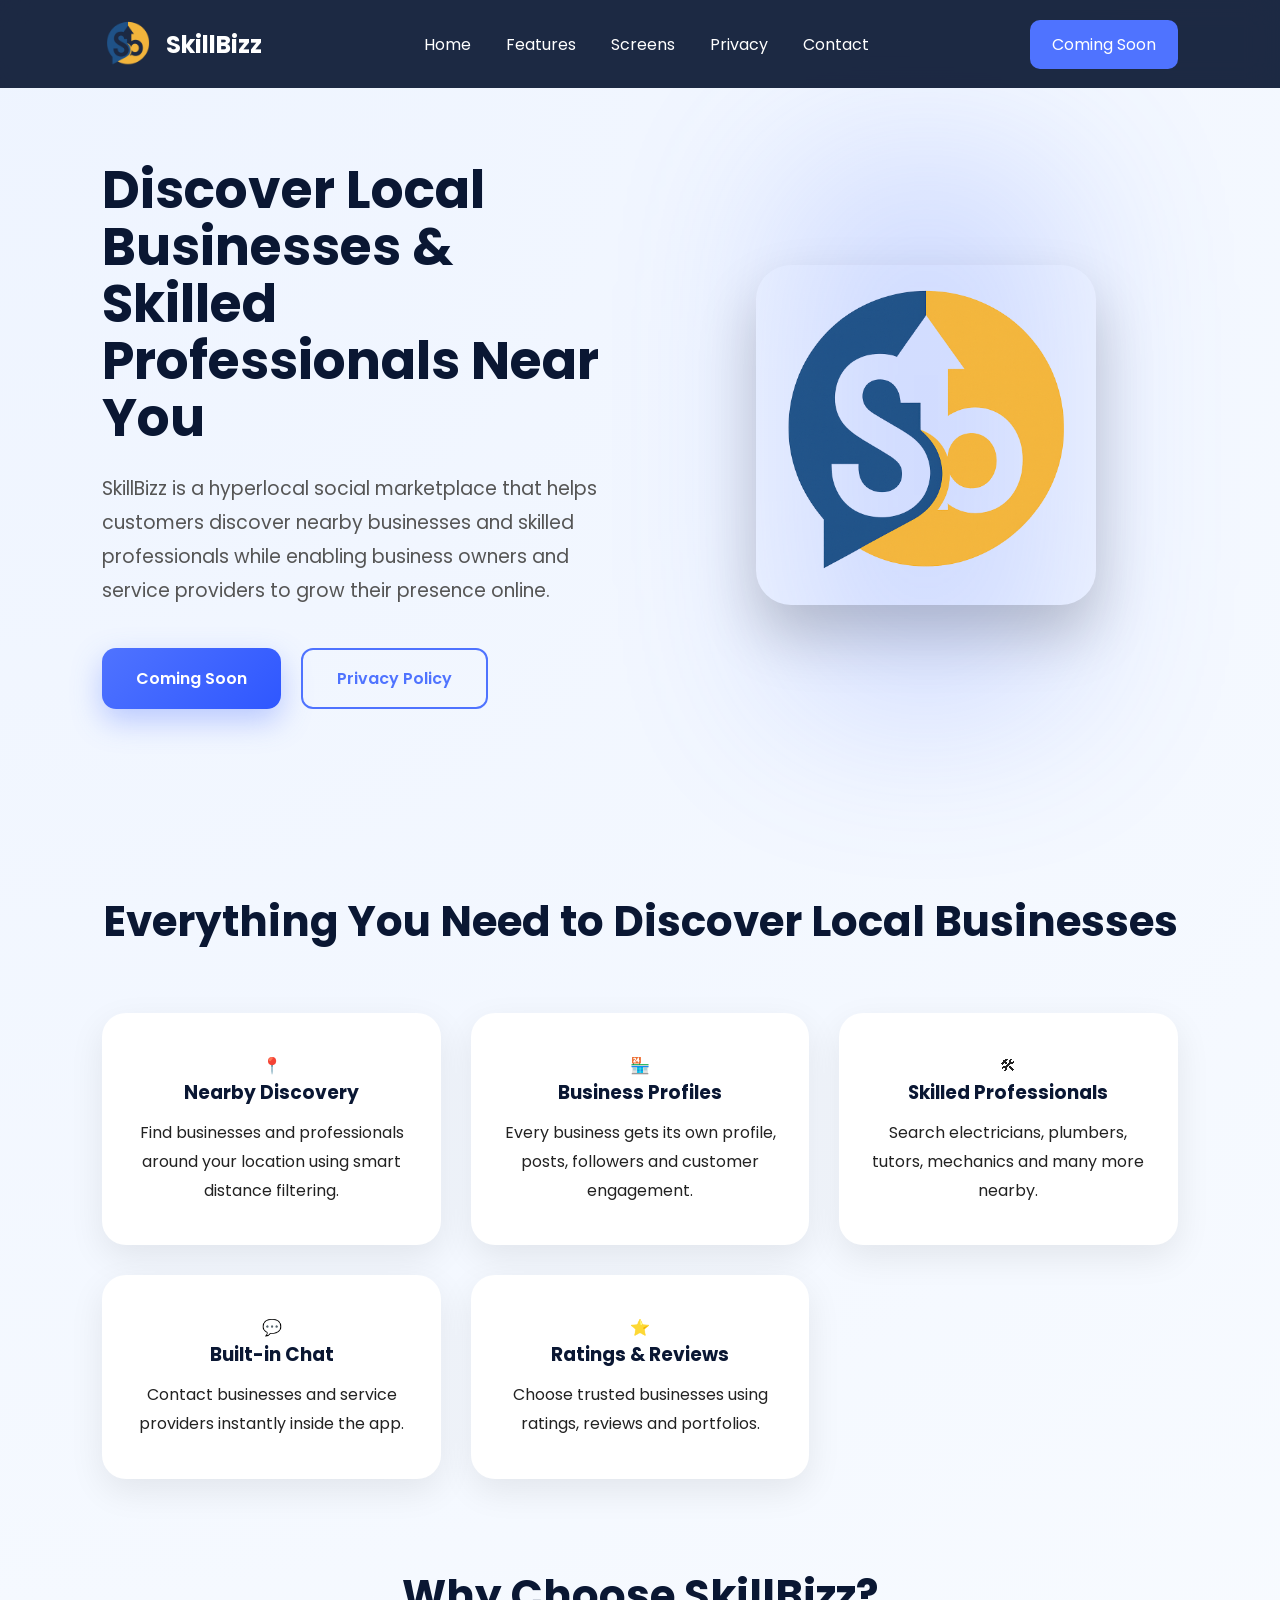
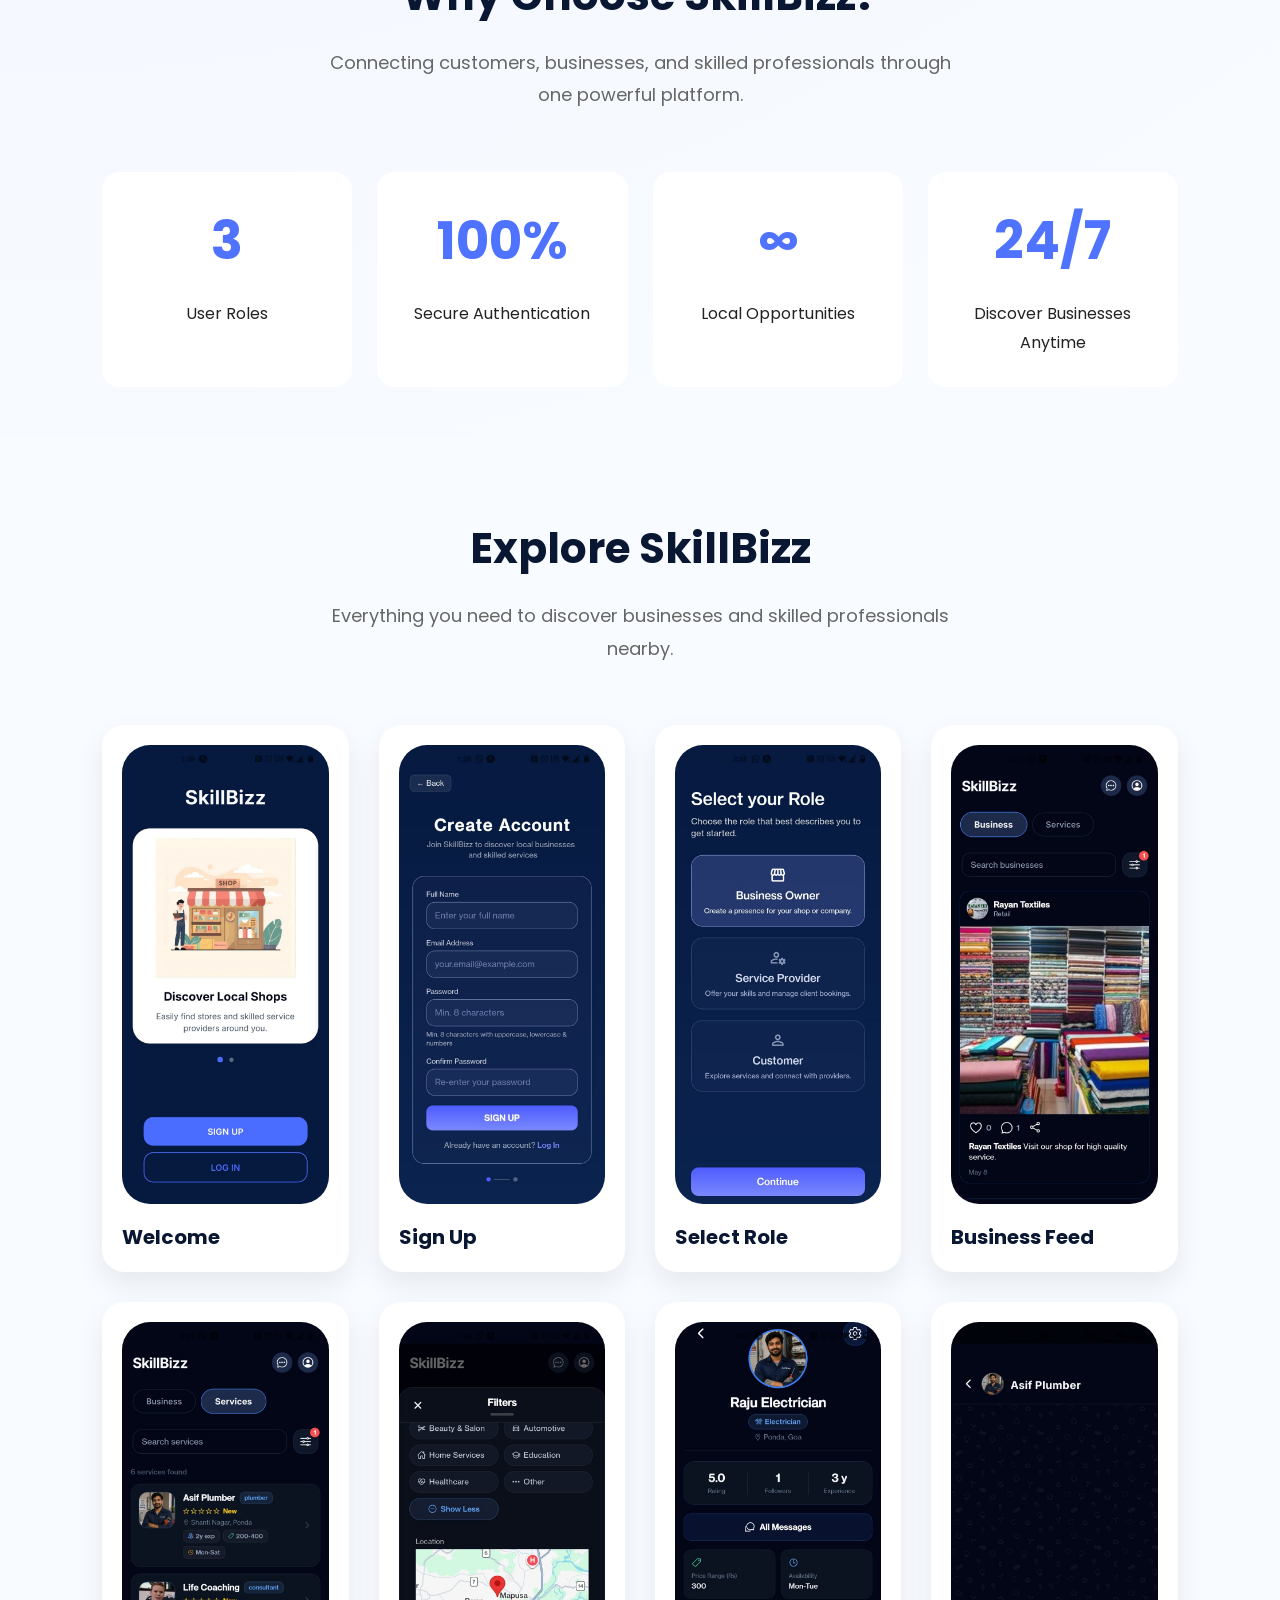
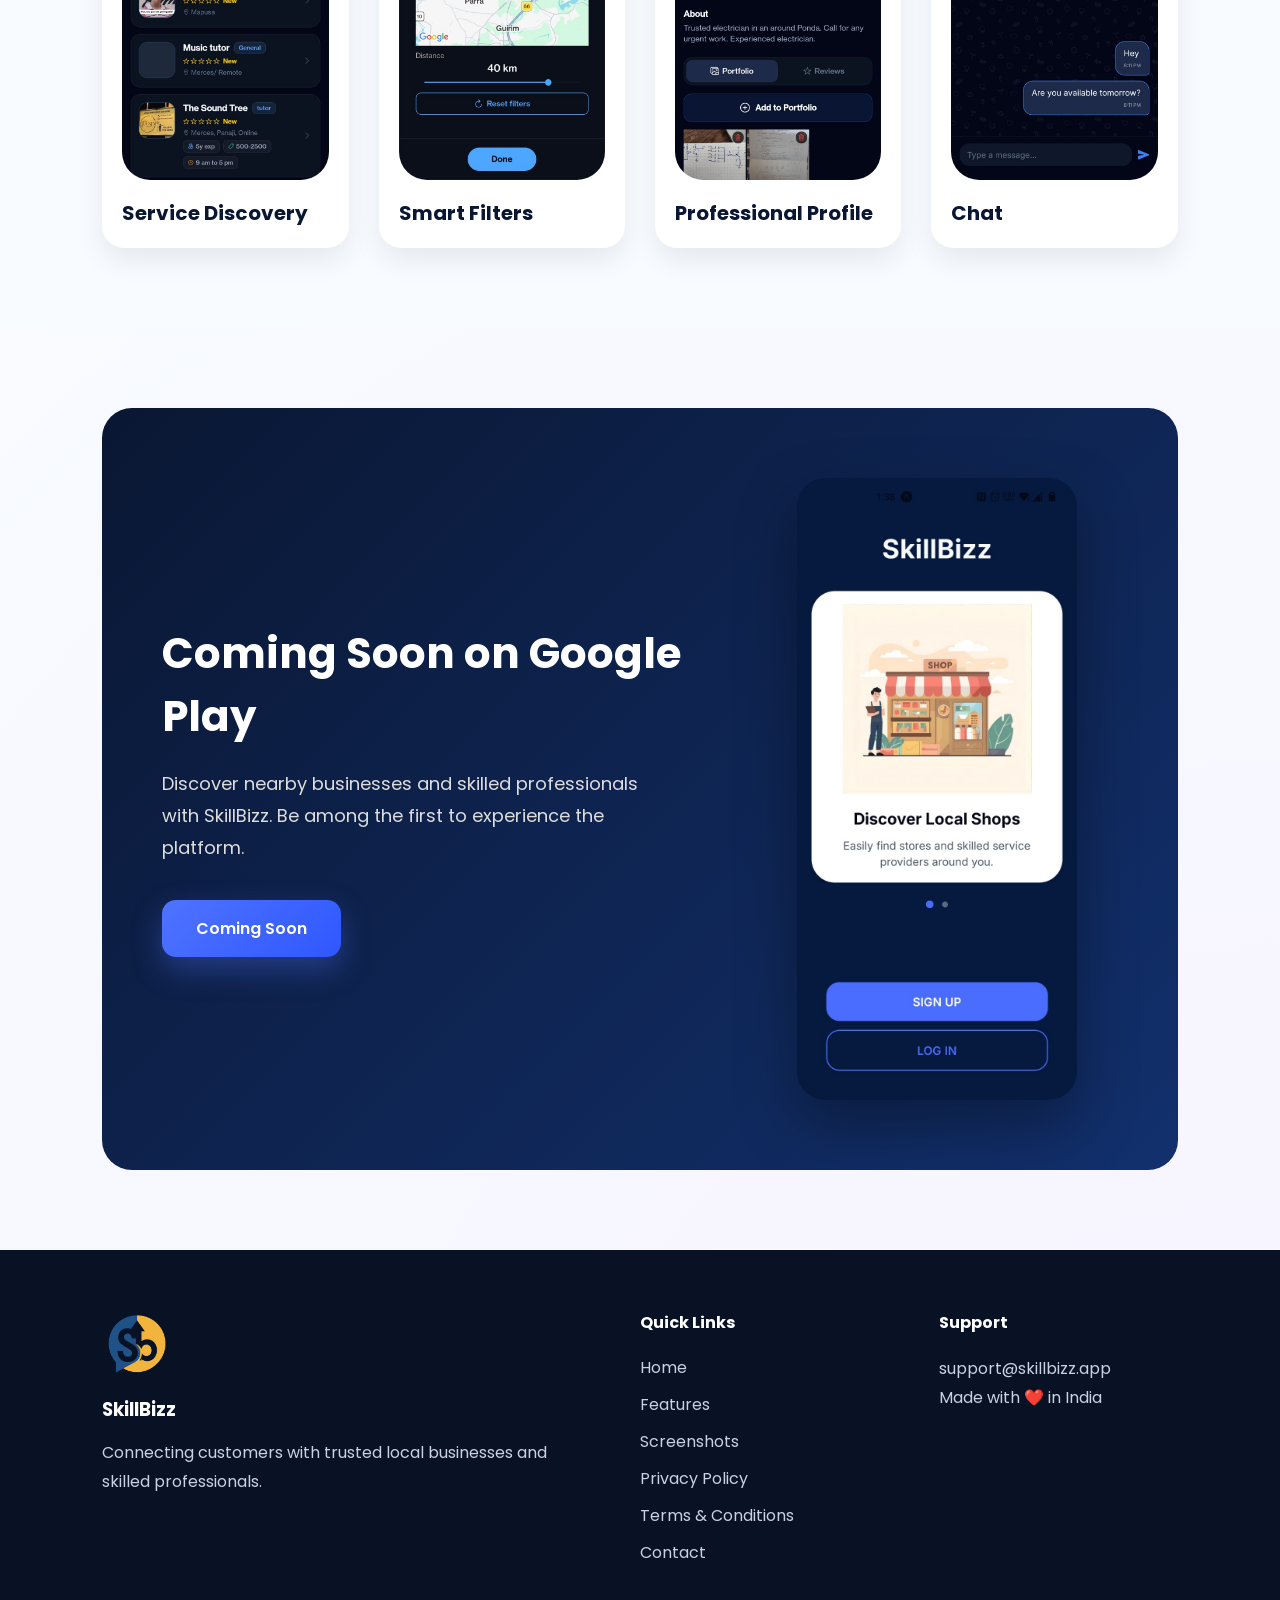
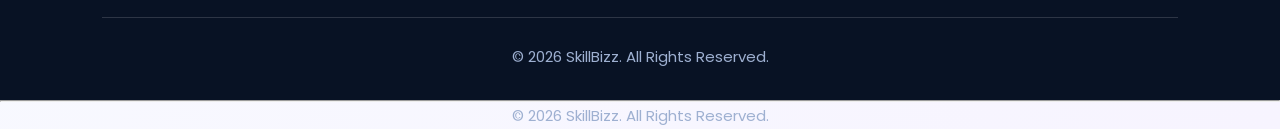
<file: index.html>
<!DOCTYPE html>
<html lang="en">

<head>

<meta charset="UTF-8">

<meta
name="viewport"
content="width=device-width, initial-scale=1.0">

<title>SkillBizz | Discover Local Businesses & Skilled Professionals</title>

<meta
name="description"
content="SkillBizz connects customers with trusted local businesses and skilled professionals nearby.">

<meta
name="keywords"
content="SkillBizz, Local Businesses, Plumbers, Electricians, Shops, Marketplace">

<meta name="theme-color" content="#0A1733">

<link rel="icon" href="images/favicon.png">

<link rel="stylesheet" href="css/style.css">

<link rel="manifest" href="manifest.json">

<meta property="og:title"
content="SkillBizz">

<meta property="og:description"
content="Discover nearby businesses and skilled professionals.">

<meta property="og:image"
content="images/hero.png">

<meta property="og:url"
content="https://skillbizz.app">

<meta property="og:type"
content="website">

<meta property="twitter:card"
content="summary_large_image">

<meta property="twitter:title"
content="SkillBizz">

<meta property="twitter:description"
content="Discover nearby businesses and skilled professionals.">

<meta property="twitter:image"
content="images/hero.png">

</head>

<body>

<nav>

<div class="logo">

<img src="images/logo.png">

<span>SkillBizz</span>

</div>

<ul>

<li><a href="#home">Home</a></li>

<li><a href="#features">Features</a></li>

<li><a href="#screens">Screens</a></li>

<li><a href="privacy.html">Privacy</a></li>

<li><a href="contact.html">Contact</a></li>

</ul>

<a class="download-btn" href="#download">

Coming Soon

</a>

</nav>

<section
class="hero"
id="home">

<div class="hero-text">

<h1>

Discover Local Businesses &
Skilled Professionals Near You

</h1>

<p>

SkillBizz is a hyperlocal social marketplace that helps customers discover nearby businesses and skilled professionals while enabling business owners and service providers to grow their presence online.

</p>

<div class="hero-buttons">

<a href="#download" class="primary">

Coming Soon

</a>

<a href="privacy.html" class="secondary">

Privacy Policy

</a>

</div>

</div>

<div class="hero-image">

    <div class="phone-shadow"></div>

    <img
        src="images/favicon.png"
        class="floating-phone"
        alt="SkillBizz App">

</div>

</section>


<section id="features">

<h2>Everything You Need to Discover Local Businesses</h2>

<div class="feature-grid">

<div class="feature-card">
<div class="feature-icon">📍</div>
<h3>Nearby Discovery</h3>
<p>Find businesses and professionals around your location using smart distance filtering.</p>
</div>

<div class="feature-card">
<div class="feature-icon">🏪</div>
<h3>Business Profiles</h3>
<p>Every business gets its own profile, posts, followers and customer engagement.</p>
</div>

<div class="feature-card">
<div class="feature-icon">🛠</div>
<h3>Skilled Professionals</h3>
<p>Search electricians, plumbers, tutors, mechanics and many more nearby.</p>
</div>

<div class="feature-card">
<div class="feature-icon">💬</div>
<h3>Built-in Chat</h3>
<p>Contact businesses and service providers instantly inside the app.</p>
</div>

<div class="feature-card">
<div class="feature-icon">⭐</div>
<h3>Ratings & Reviews</h3>
<p>Choose trusted businesses using ratings, reviews and portfolios.</p>
</div>

</div>

</section>

<section class="stats-section">

<h2>Why Choose SkillBizz?</h2>

<p class="section-subtitle">
Connecting customers, businesses, and skilled professionals through one powerful platform.
</p>

<div class="stats">

<div class="stat">

<h2>3</h2>

<p>User Roles</p>

</div>

<div class="stat">

<h2>100%</h2>

<p>Secure Authentication</p>

</div>

<div class="stat">

<h2>∞</h2>

<p>Local Opportunities</p>

</div>

<div class="stat">

<h2>24/7</h2>

<p>Discover Businesses Anytime</p>

</div>
</div>

</section>


<section id="screens" class="screens">

<h2>Explore SkillBizz</h2>

<p class="section-subtitle">
Everything you need to discover businesses and skilled professionals nearby.
</p>

<div class="screen-gallery">

<div class="phone-card">
<img src="images/hero.png" alt="">
<h4>Welcome</h4>
</div>

<div class="phone-card">
<img src="images/signup.png" alt="">
<h4>Sign Up</h4>
</div>

<div class="phone-card">
<img src="images/role.png" alt="">
<h4>Select Role</h4>
</div>

<div class="phone-card">
<img src="images/business-feed.png" alt="">
<h4>Business Feed</h4>
</div>

<div class="phone-card">
<img src="images/services.png" alt="">
<h4>Service Discovery</h4>
</div>

<div class="phone-card">
<img src="images/filters.png" alt="">
<h4>Smart Filters</h4>
</div>

<div class="phone-card">
<img src="images/profile.png" alt="">
<h4>Professional Profile</h4>
</div>

<div class="phone-card">
<img src="images/chat.png" alt="">
<h4>Chat</h4>
</div>

</div>

</section>

<section id="download">

<div class="download-content">

<div class="download-text">

<h2>Coming Soon on Google Play</h2>

<p>
Discover nearby businesses and skilled professionals with SkillBizz.
Be among the first to experience the platform.
</p>

<a href="#" class="primary">
Coming Soon
</a>

</div>

<div class="download-image">

<img src="images/hero.png" alt="SkillBizz App">

</div>

</div>

</section>

<footer>

<div class="footer-grid">

<div>

<img src="images/logo.png" alt="SkillBizz Logo">

<h3>SkillBizz</h3>

<p>
Connecting customers with trusted local businesses and skilled professionals.
</p>

</div>

<div>

<h4>Quick Links</h4>

<a href="#home">Home</a>

<a href="#features">Features</a>

<a href="#screens">Screenshots</a>

<a href="privacy.html">Privacy Policy</a>

<a href="terms.html">Terms & Conditions</a>

<a href="contact.html">Contact</a>

</div>

<div>

<h4>Support</h4>

<p>support@skillbizz.app</p>

<p>Made with ❤️ in India</p>

</div>

</div>

<hr>

<p class="copyright">

© <span class="year"></span> SkillBizz. All Rights Reserved.

</p>

</footer>

<hr>

<p class="copyright">
© <span class="year"></span> SkillBizz. All Rights Reserved.
</p>

<script src="js/script.js"></script>

</body>

</html>
</file>
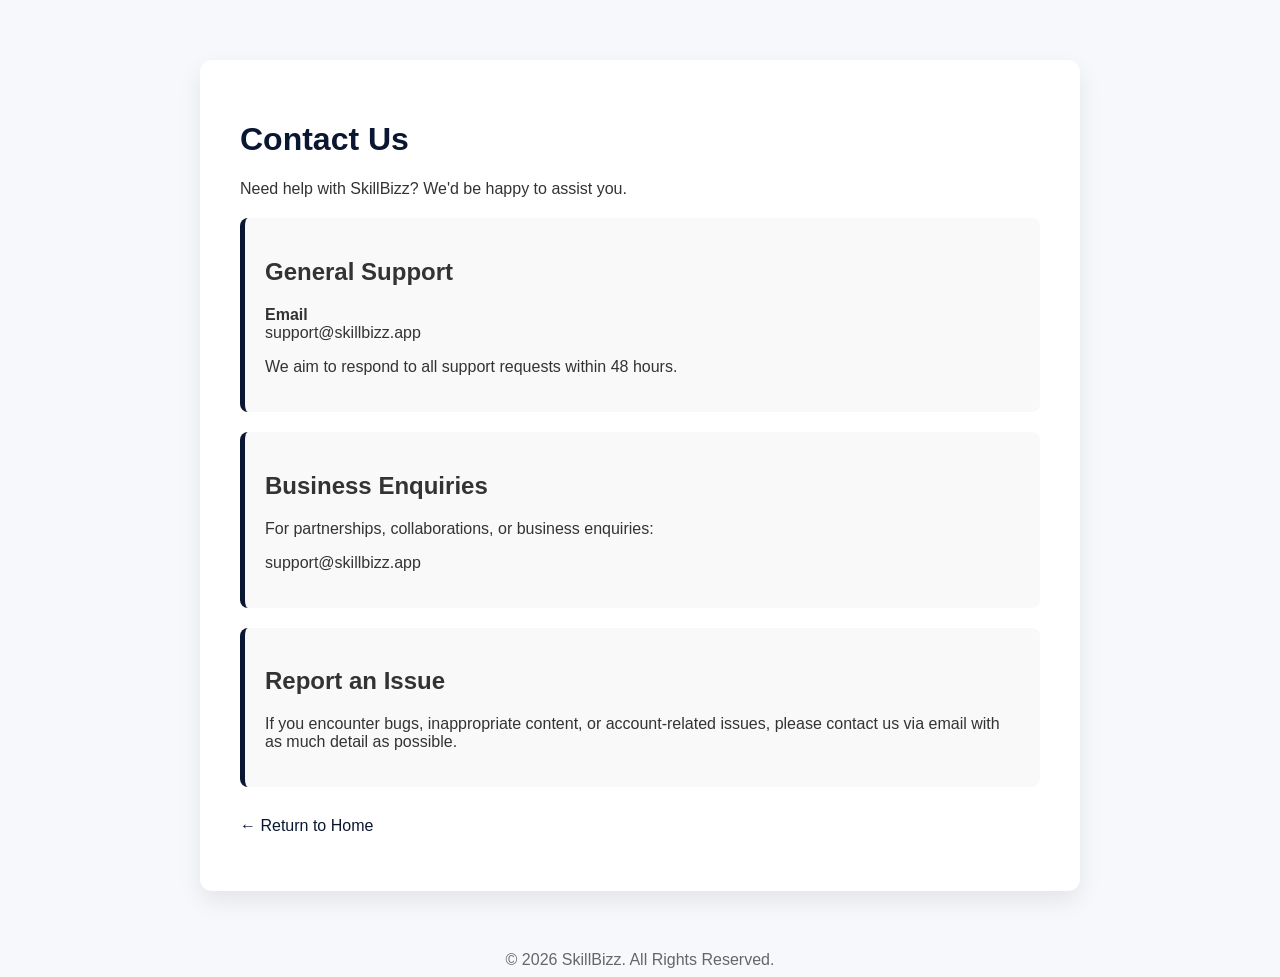
<file: contact.html>
<!DOCTYPE html>
<html lang="en">

<head>

<meta charset="UTF-8">
<meta name="viewport" content="width=device-width, initial-scale=1.0">

<title>Contact - SkillBizz</title>

<style>

body{
    font-family:Arial,Helvetica,sans-serif;
    background:#f6f8fb;
    color:#333;
}

.container{

    max-width:800px;
    margin:60px auto;
    background:white;
    padding:40px;
    border-radius:12px;
    box-shadow:0 10px 25px rgba(0,0,0,.08);

}

h1{
    color:#0A1733;
}

.card{

    background:#f9f9f9;
    border-left:5px solid #0A1733;
    padding:20px;
    margin-top:20px;
    border-radius:8px;

}

a{

    color:#0A1733;
    text-decoration:none;

}

footer{

    margin-top:50px;
    text-align:center;
    color:#666;

}

</style>

</head>

<body>

<div class="container">

<h1>Contact Us</h1>

<p>
Need help with SkillBizz? We'd be happy to assist you.
</p>

<div class="card">

<h2>General Support</h2>

<p>
<strong>Email</strong><br>
support@skillbizz.app
</p>

<p>
We aim to respond to all support requests within 48 hours.
</p>

</div>

<div class="card">

<h2>Business Enquiries</h2>

<p>
For partnerships, collaborations, or business enquiries:
</p>

<p>
support@skillbizz.app
</p>

</div>

<div class="card">

<h2>Report an Issue</h2>

<p>
If you encounter bugs, inappropriate content, or account-related issues, please contact us via email with as much detail as possible.
</p>

</div>

<p style="margin-top:30px;">

<a href="index.html">
← Return to Home
</a>

</p>

</div>

<footer>

© 2026 SkillBizz. All Rights Reserved.

</footer>

</body>

</html>
</file>
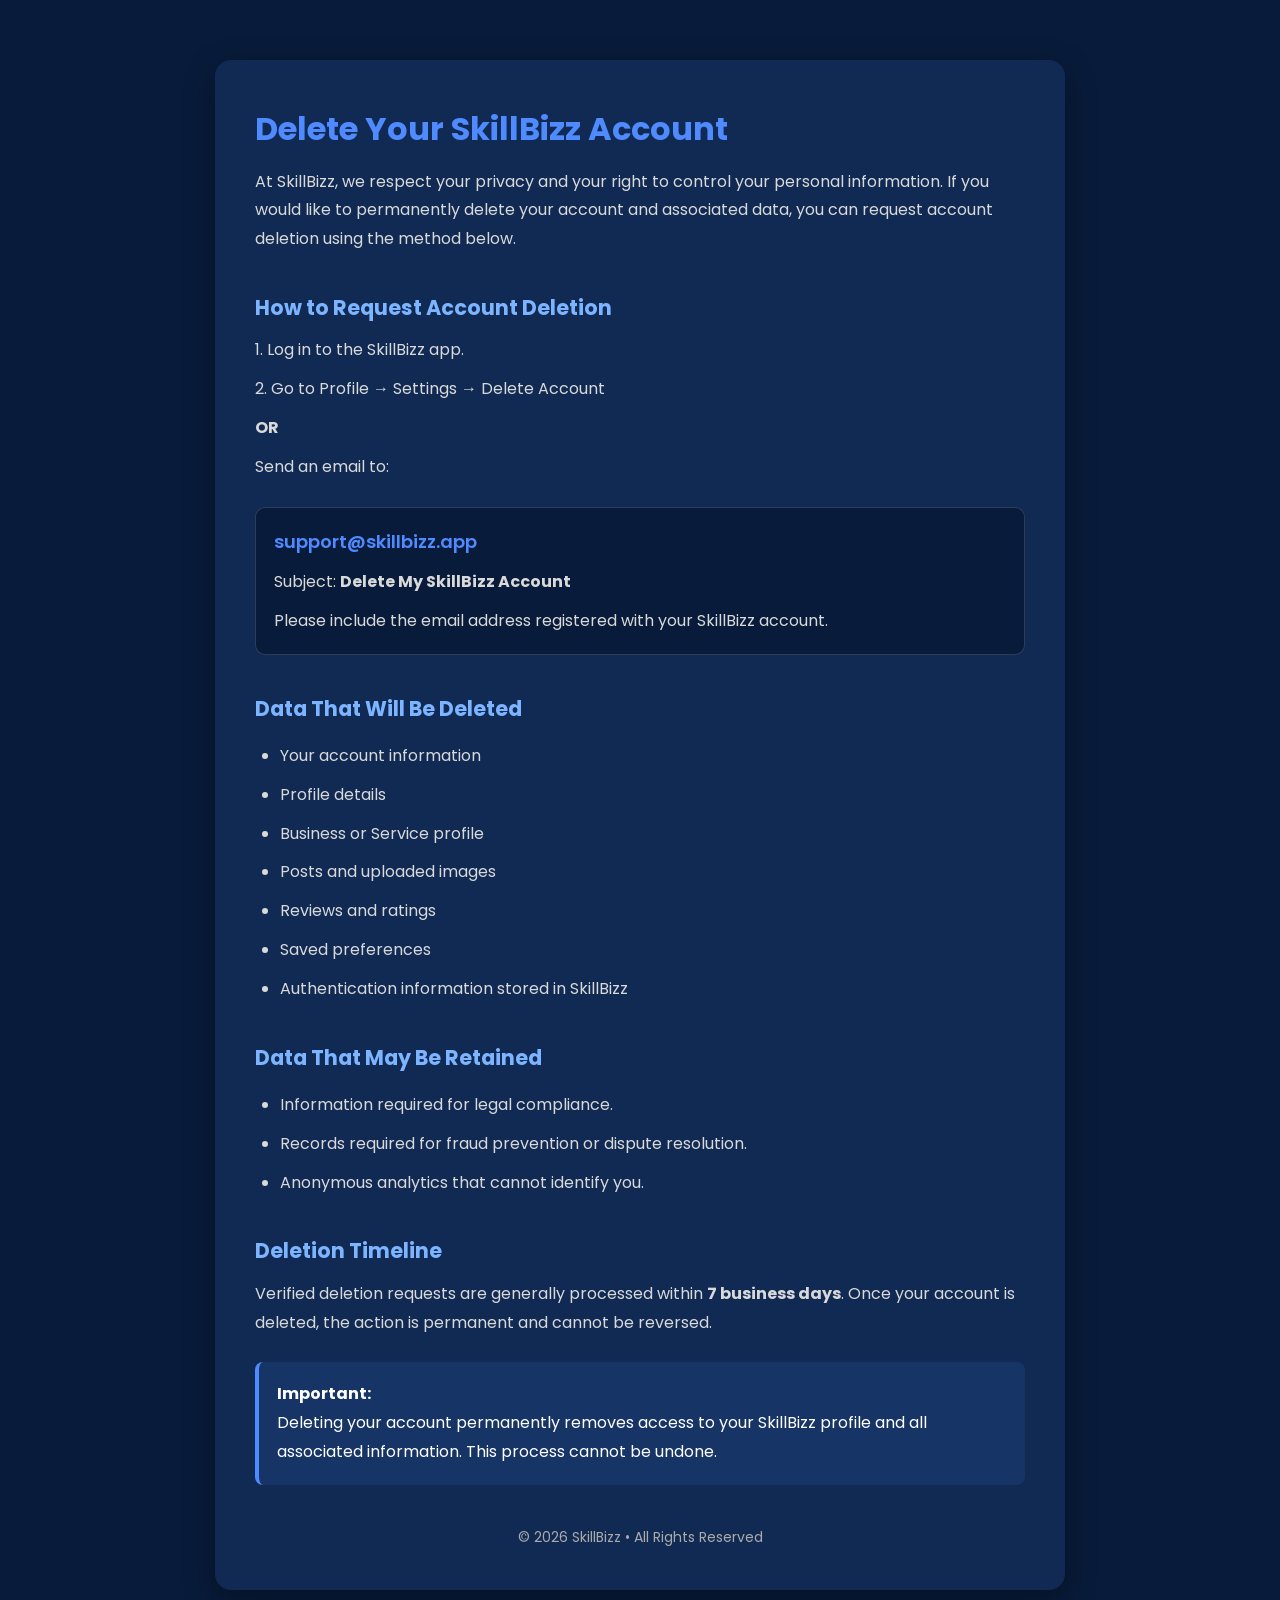
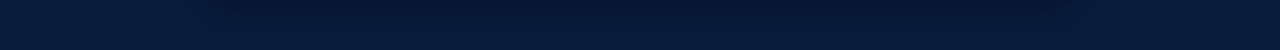
<file: delete-account.html>
<!DOCTYPE html>
<html lang="en">
<head>
    <meta charset="UTF-8">
    <meta name="viewport" content="width=device-width, initial-scale=1.0">
    <title>Delete Your SkillBizz Account</title>

    <link href="https://fonts.googleapis.com/css2?family=Poppins:wght@300;400;500;600;700&display=swap" rel="stylesheet">

    <style>
        *{
            margin:0;
            padding:0;
            box-sizing:border-box;
            font-family:'Poppins',sans-serif;
        }

        body{
            background:#081B3A;
            color:#fff;
            line-height:1.8;
        }

        .container{
            max-width:900px;
            margin:auto;
            padding:60px 25px;
        }

        .card{
            background:#102A54;
            border-radius:16px;
            padding:40px;
            box-shadow:0 10px 30px rgba(0,0,0,.35);
        }

        h1{
            color:#4F8BFF;
            margin-bottom:10px;
            font-size:2rem;
        }

        h2{
            margin-top:35px;
            color:#7DB4FF;
            font-size:1.3rem;
        }

        p{
            color:#d9d9d9;
            margin-top:10px;
        }

        ul{
            margin-top:15px;
            margin-left:25px;
        }

        li{
            margin-bottom:10px;
            color:#d9d9d9;
        }

        .email-box{
            margin:25px 0;
            background:#081B3A;
            border:1px solid rgba(255,255,255,.15);
            border-radius:10px;
            padding:18px;
        }

        .email{
            font-size:18px;
            color:#4F8BFF;
            font-weight:600;
        }

        .note{
            margin-top:25px;
            background:rgba(79,139,255,.1);
            border-left:4px solid #4F8BFF;
            padding:18px;
            border-radius:8px;
        }

        a{
            color:#4F8BFF;
            text-decoration:none;
        }

        footer{
            text-align:center;
            margin-top:40px;
            color:#aaa;
            font-size:14px;
        }

        @media(max-width:700px){
            .card{
                padding:25px;
            }

            h1{
                font-size:1.6rem;
            }
        }
    </style>
</head>

<body>

<div class="container">

<div class="card">

<h1>Delete Your SkillBizz Account</h1>

<p>
At SkillBizz, we respect your privacy and your right to control your personal information.
If you would like to permanently delete your account and associated data, you can request account deletion using the method below.
</p>

<h2>How to Request Account Deletion</h2>

<p>1. Log in to the SkillBizz app.</p>
<p>2. Go to Profile → Settings → Delete Account</p>

<p><strong>OR</strong></p>

<p>
Send an email to:
</p>

<div class="email-box">

<div class="email">
support@skillbizz.app
</div>

<p>
Subject:
<b>Delete My SkillBizz Account</b>
</p>

<p>
Please include the email address registered with your SkillBizz account.
</p>

</div>

<h2>Data That Will Be Deleted</h2>

<ul>
<li>Your account information</li>
<li>Profile details</li>
<li>Business or Service profile</li>
<li>Posts and uploaded images</li>
<li>Reviews and ratings</li>
<li>Saved preferences</li>
<li>Authentication information stored in SkillBizz</li>
</ul>

<h2>Data That May Be Retained</h2>

<ul>
<li>Information required for legal compliance.</li>
<li>Records required for fraud prevention or dispute resolution.</li>
<li>Anonymous analytics that cannot identify you.</li>
</ul>

<h2>Deletion Timeline</h2>

<p>
Verified deletion requests are generally processed within <b>7 business days</b>.
Once your account is deleted, the action is permanent and cannot be reversed.
</p>

<div class="note">
<b>Important:</b><br>
Deleting your account permanently removes access to your SkillBizz profile and all associated information. This process cannot be undone.
</div>

<footer>

© 2026 SkillBizz • All Rights Reserved

</footer>

</div>

</div>

</body>
</html>
</file>
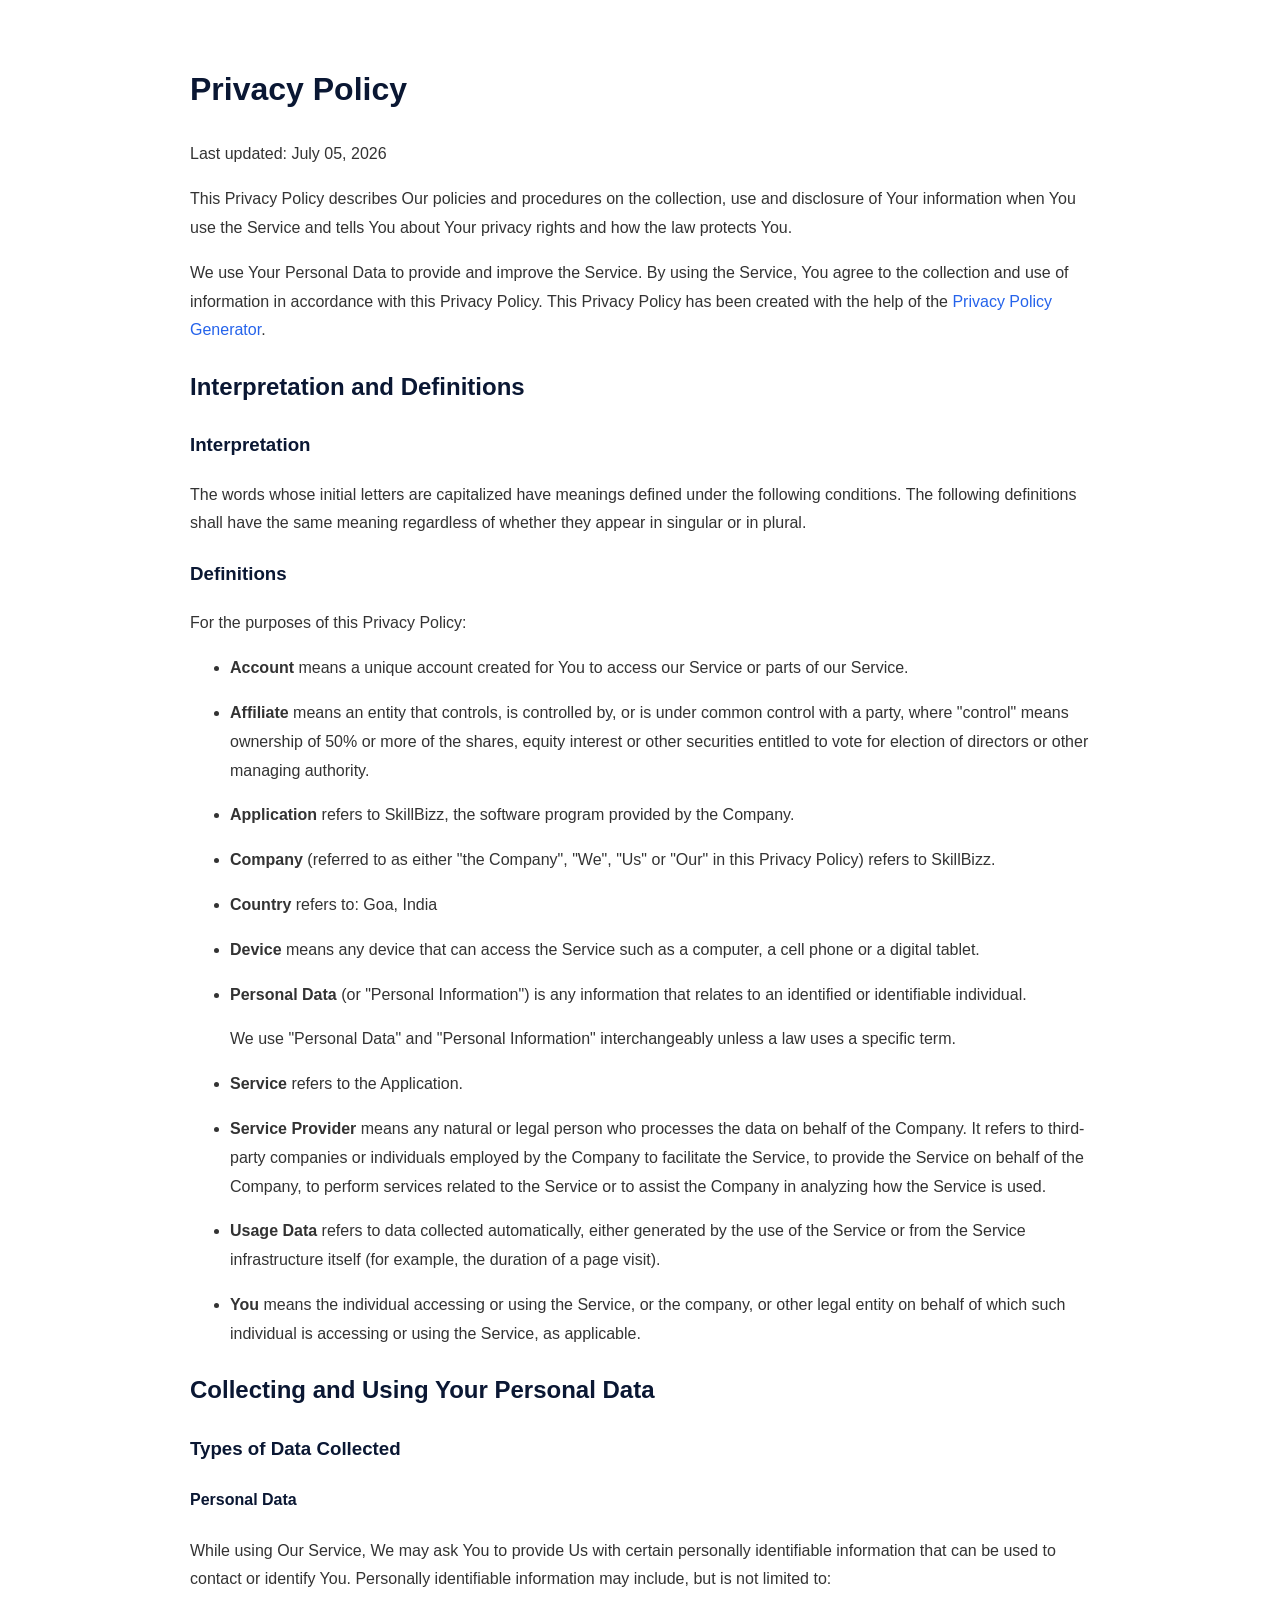
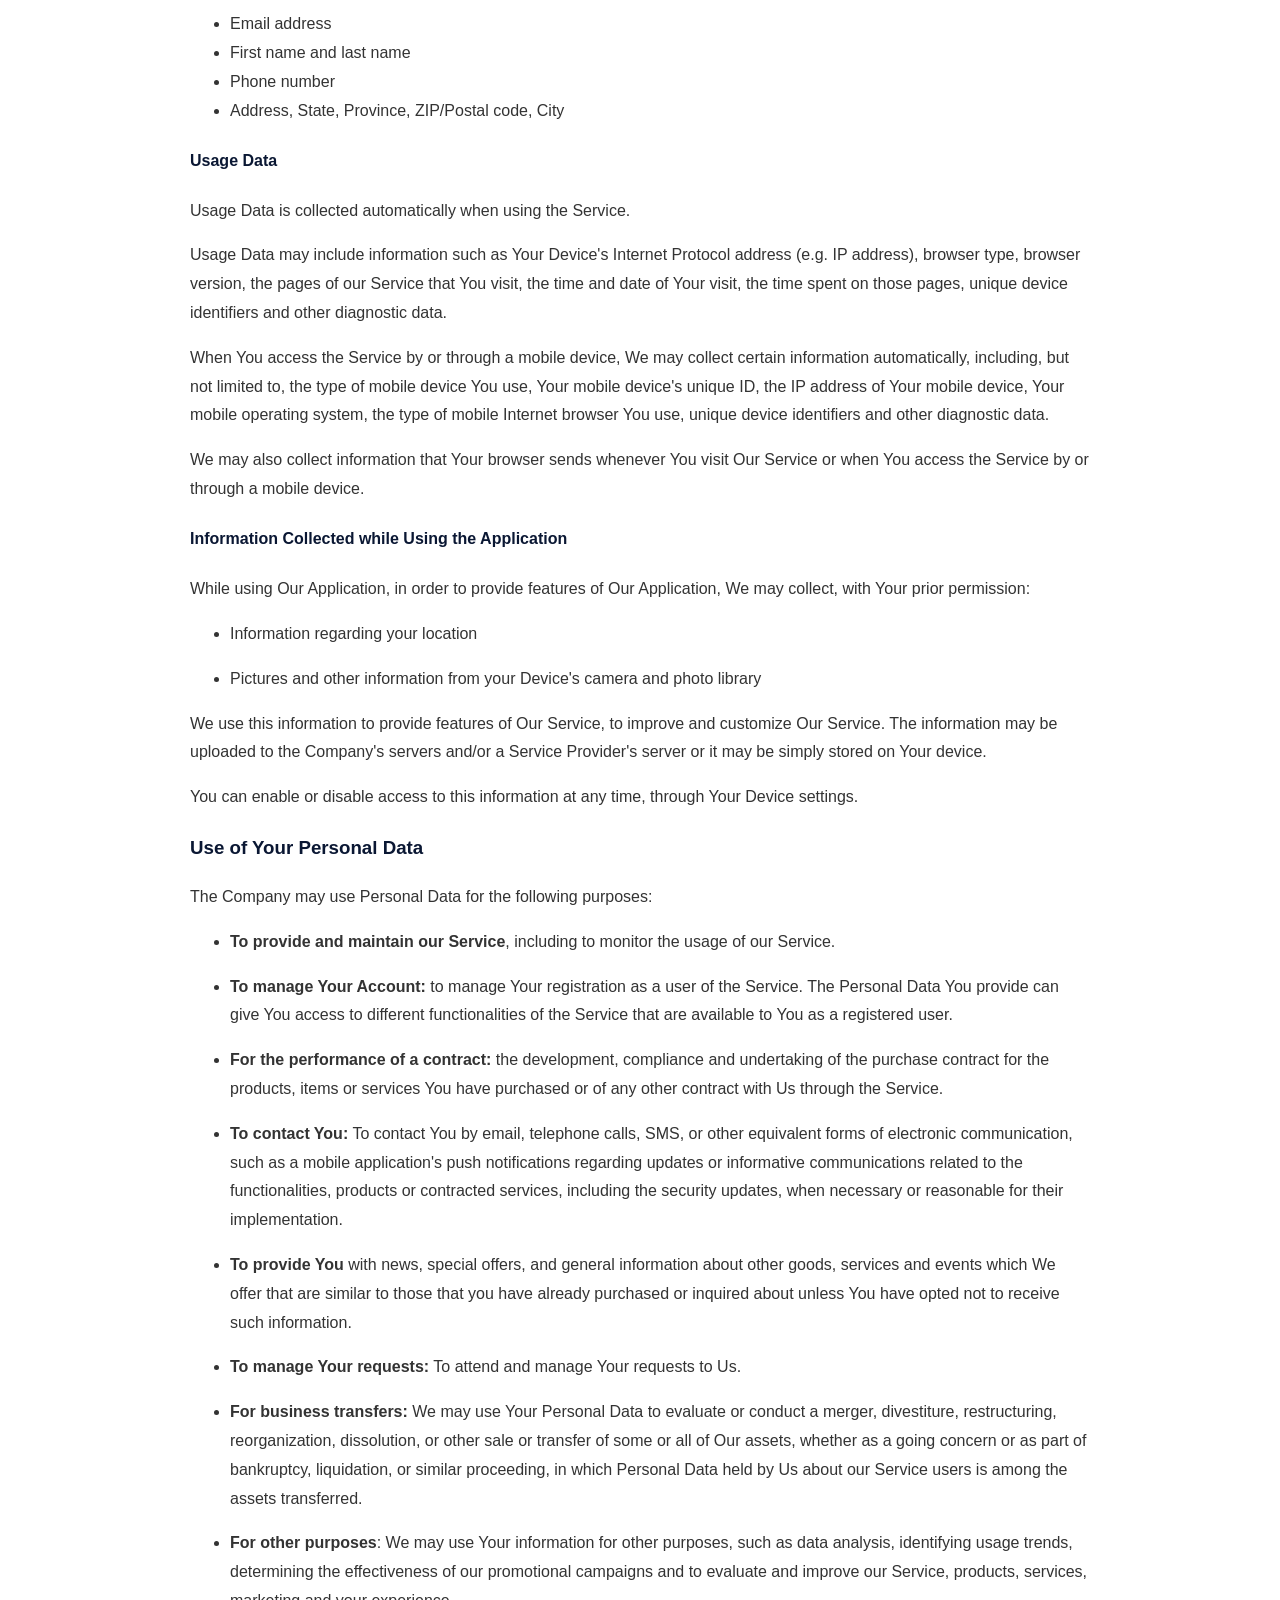
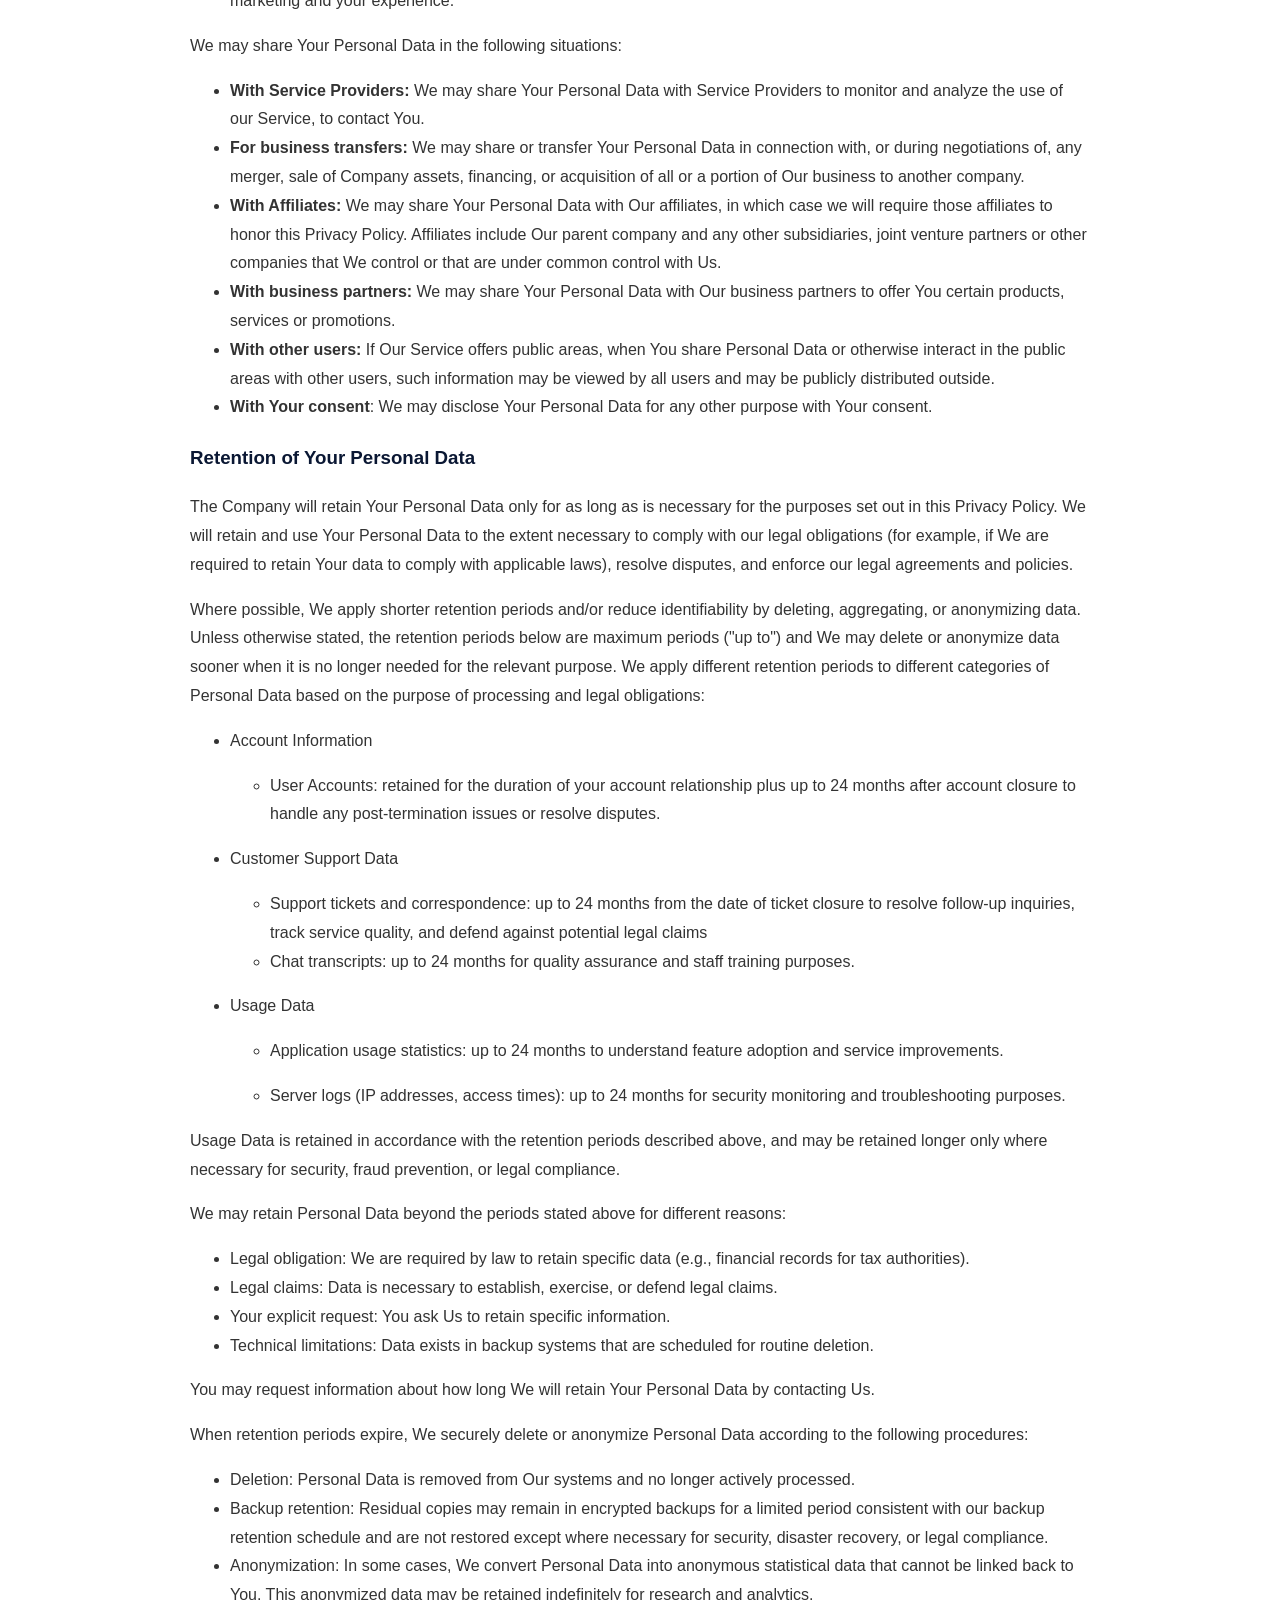
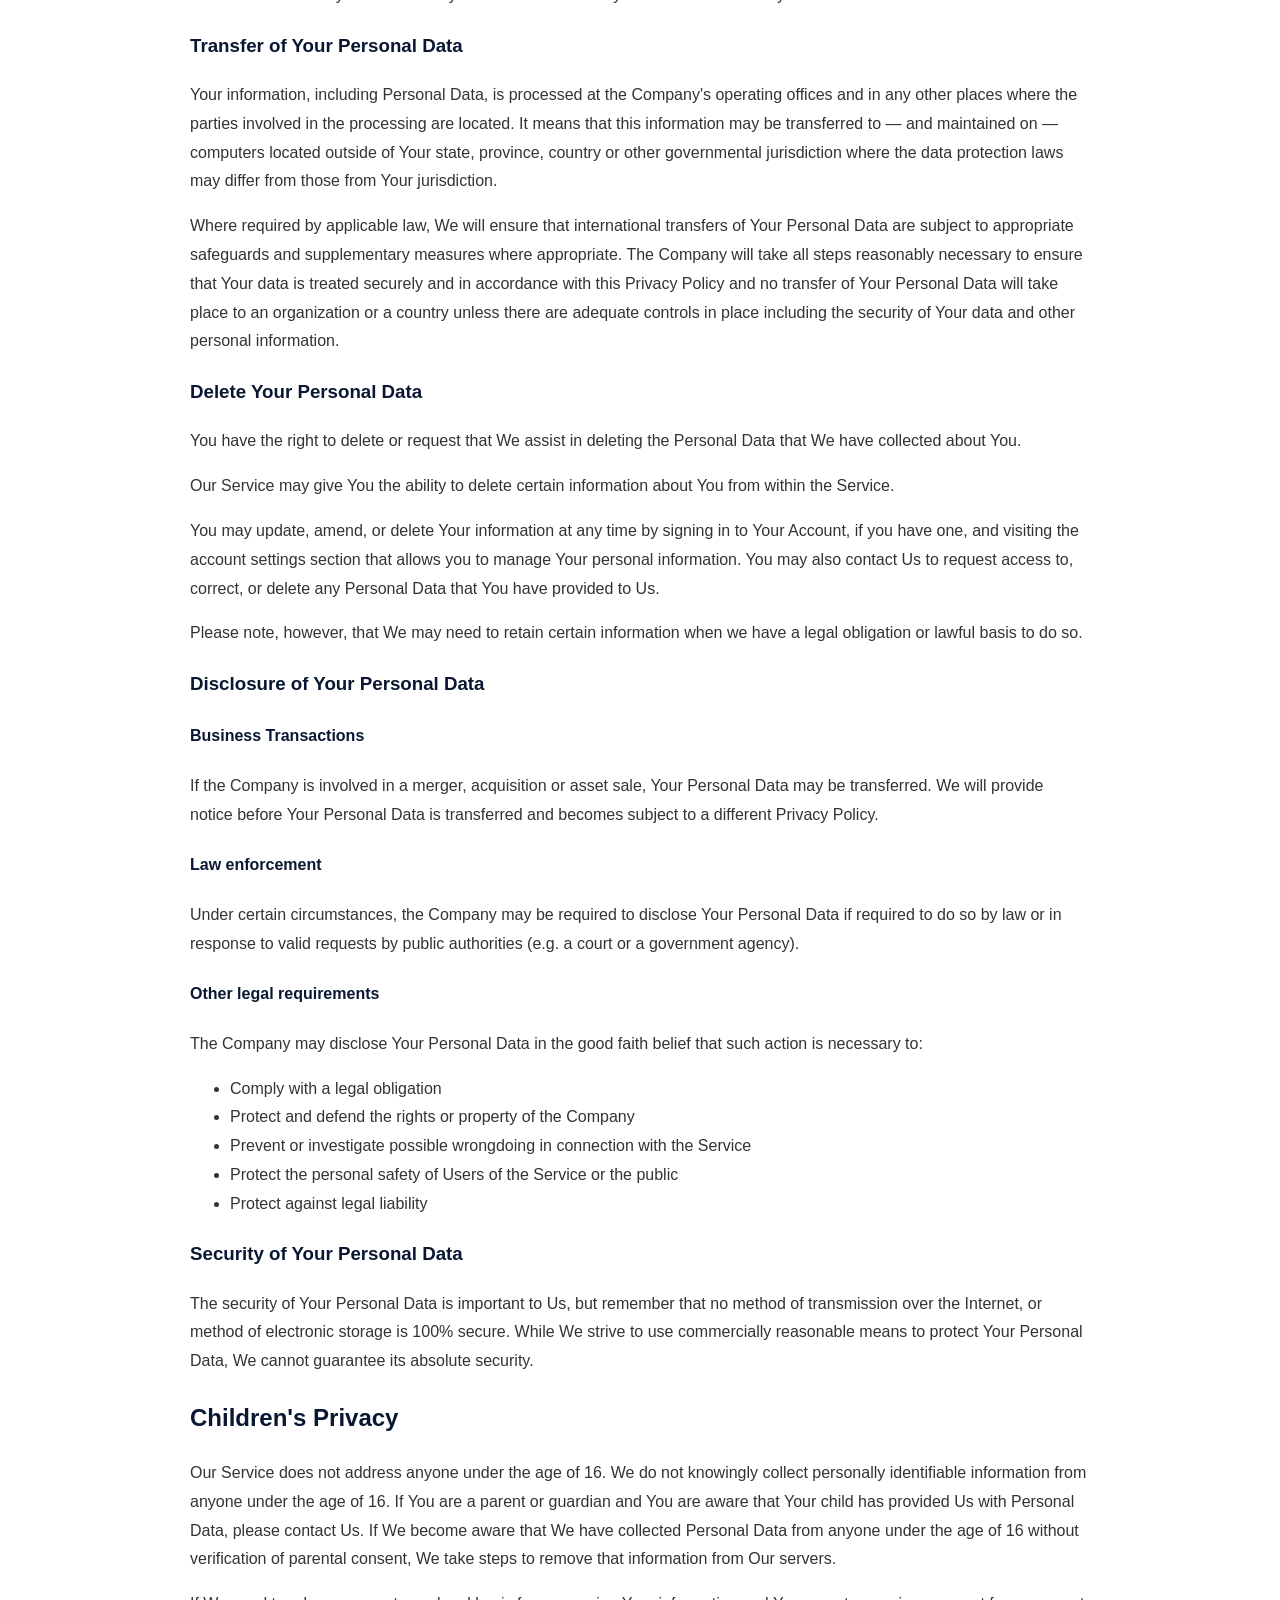
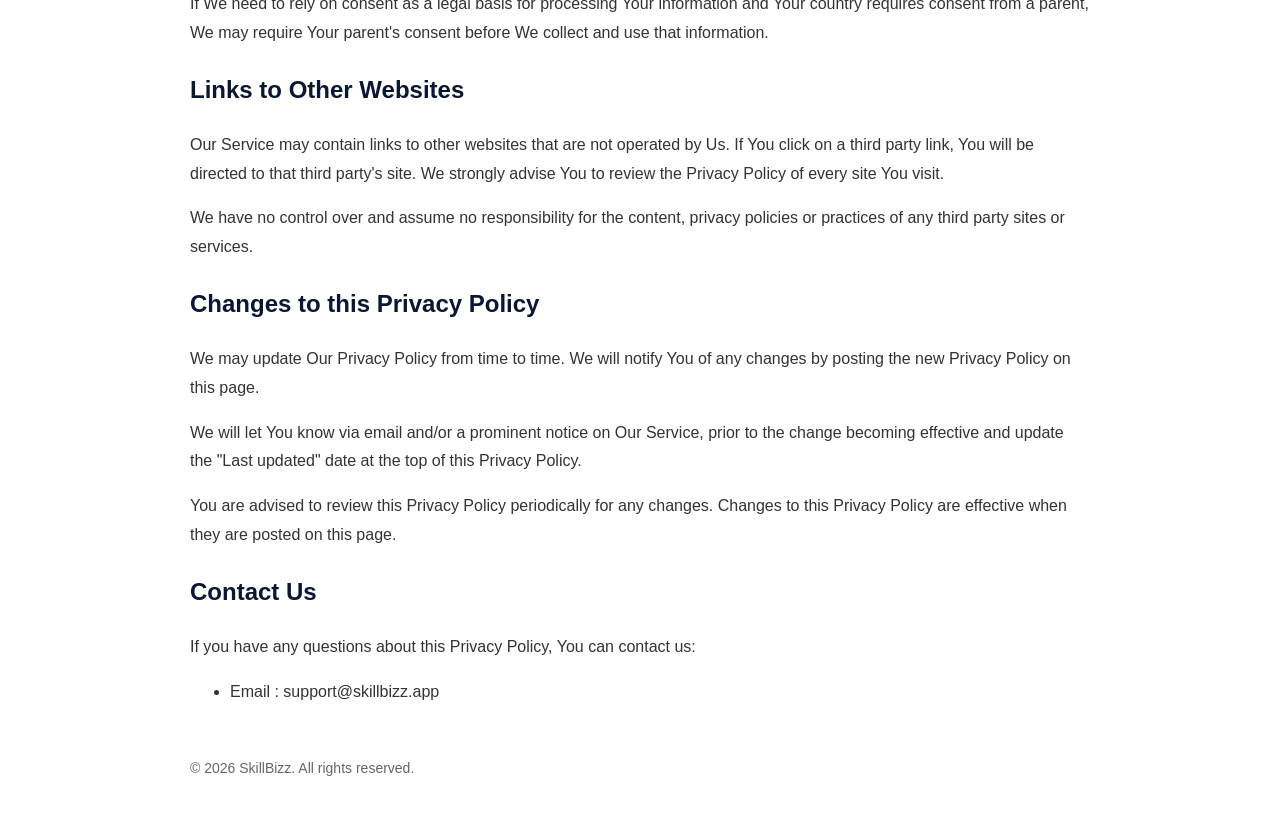
<file: privacy.html>
<!DOCTYPE html>
<head>
<meta charset="UTF-8">
<meta name="viewport" content="width=device-width, initial-scale=1.0">
<title>Privacy Policy - SkillBizz</title>

<style>
body{
    font-family:Arial, Helvetica, sans-serif;
    max-width:900px;
    margin:auto;
    padding:40px 20px;
    line-height:1.8;
    color:#333;
}

h1,h2,h3,h4{
    color:#0A1733;
}

a{
    color:#2563eb;
    text-decoration:none;
}

.container{
    background:white;
}

footer{
    margin-top:50px;
    color:#666;
    font-size:14px;
}
</style>

</head>

<body>

<div class="container">

<h1>Privacy Policy</h1>
<p>Last updated: July 05, 2026</p>
<p>This Privacy Policy describes Our policies and procedures on the collection, use and disclosure of Your information when You use the Service and tells You about Your privacy rights and how the law protects You.</p>
<p>We use Your Personal Data to provide and improve the Service. By using the Service, You agree to the collection and use of information in accordance with this Privacy Policy. This Privacy Policy has been created with the help of the <a href="https://www.termsfeed.com/privacy-policy-generator/" target="_blank">Privacy Policy Generator</a>.</p>
<h2>Interpretation and Definitions</h2>
<h3>Interpretation</h3>
<p>The words whose initial letters are capitalized have meanings defined under the following conditions. The following definitions shall have the same meaning regardless of whether they appear in singular or in plural.</p>
<h3>Definitions</h3>
<p>For the purposes of this Privacy Policy:</p>
<ul>
<li>
<p><strong>Account</strong> means a unique account created for You to access our Service or parts of our Service.</p>
</li>
<li>
<p><strong>Affiliate</strong> means an entity that controls, is controlled by, or is under common control with a party, where &quot;control&quot; means ownership of 50% or more of the shares, equity interest or other securities entitled to vote for election of directors or other managing authority.</p>
</li>
<li>
<p><strong>Application</strong> refers to SkillBizz, the software program provided by the Company.</p>
</li>
<li>
<p><strong>Company</strong> (referred to as either &quot;the Company&quot;, &quot;We&quot;, &quot;Us&quot; or &quot;Our&quot; in this Privacy Policy) refers to SkillBizz.</p>
</li>
<li>
<p><strong>Country</strong> refers to: Goa,  India</p>
</li>
<li>
<p><strong>Device</strong> means any device that can access the Service such as a computer, a cell phone or a digital tablet.</p>
</li>
<li>
<p><strong>Personal Data</strong> (or &quot;Personal Information&quot;) is any information that relates to an identified or identifiable individual.</p>
<p>We use &quot;Personal Data&quot; and &quot;Personal Information&quot; interchangeably unless a law uses a specific term.</p>
</li>
<li>
<p><strong>Service</strong> refers to the Application.</p>
</li>
<li>
<p><strong>Service Provider</strong> means any natural or legal person who processes the data on behalf of the Company. It refers to third-party companies or individuals employed by the Company to facilitate the Service, to provide the Service on behalf of the Company, to perform services related to the Service or to assist the Company in analyzing how the Service is used.</p>
</li>
<li>
<p><strong>Usage Data</strong> refers to data collected automatically, either generated by the use of the Service or from the Service infrastructure itself (for example, the duration of a page visit).</p>
</li>
<li>
<p><strong>You</strong> means the individual accessing or using the Service, or the company, or other legal entity on behalf of which such individual is accessing or using the Service, as applicable.</p>
</li>
</ul>
<h2>Collecting and Using Your Personal Data</h2>
<h3>Types of Data Collected</h3>
<h4>Personal Data</h4>
<p>While using Our Service, We may ask You to provide Us with certain personally identifiable information that can be used to contact or identify You. Personally identifiable information may include, but is not limited to:</p>
<ul>
<li>Email address</li>
<li>First name and last name</li>
<li>Phone number</li>
<li>Address, State, Province, ZIP/Postal code, City</li>
</ul>
<h4>Usage Data</h4>
<p>Usage Data is collected automatically when using the Service.</p>
<p>Usage Data may include information such as Your Device's Internet Protocol address (e.g. IP address), browser type, browser version, the pages of our Service that You visit, the time and date of Your visit, the time spent on those pages, unique device identifiers and other diagnostic data.</p>
<p>When You access the Service by or through a mobile device, We may collect certain information automatically, including, but not limited to, the type of mobile device You use, Your mobile device's unique ID, the IP address of Your mobile device, Your mobile operating system, the type of mobile Internet browser You use, unique device identifiers and other diagnostic data.</p>
<p>We may also collect information that Your browser sends whenever You visit Our Service or when You access the Service by or through a mobile device.</p>
<h4>Information Collected while Using the Application</h4>
<p>While using Our Application, in order to provide features of Our Application, We may collect, with Your prior permission:</p>
<ul>
<li>
<p>Information regarding your location</p>
</li>
<li>
<p>Pictures and other information from your Device's camera and photo library</p>
</li>
</ul>
<p>We use this information to provide features of Our Service, to improve and customize Our Service. The information may be uploaded to the Company's servers and/or a Service Provider's server or it may be simply stored on Your device.</p>
<p>You can enable or disable access to this information at any time, through Your Device settings.</p>
<h3>Use of Your Personal Data</h3>
<p>The Company may use Personal Data for the following purposes:</p>
<ul>
<li>
<p><strong>To provide and maintain our Service</strong>, including to monitor the usage of our Service.</p>
</li>
<li>
<p><strong>To manage Your Account:</strong> to manage Your registration as a user of the Service. The Personal Data You provide can give You access to different functionalities of the Service that are available to You as a registered user.</p>
</li>
<li>
<p><strong>For the performance of a contract:</strong> the development, compliance and undertaking of the purchase contract for the products, items or services You have purchased or of any other contract with Us through the Service.</p>
</li>
<li>
<p><strong>To contact You:</strong> To contact You by email, telephone calls, SMS, or other equivalent forms of electronic communication, such as a mobile application's push notifications regarding updates or informative communications related to the functionalities, products or contracted services, including the security updates, when necessary or reasonable for their implementation.</p>
</li>
<li>
<p><strong>To provide You</strong> with news, special offers, and general information about other goods, services and events which We offer that are similar to those that you have already purchased or inquired about unless You have opted not to receive such information.</p>
</li>
<li>
<p><strong>To manage Your requests:</strong> To attend and manage Your requests to Us.</p>
</li>
<li>
<p><strong>For business transfers:</strong> We may use Your Personal Data to evaluate or conduct a merger, divestiture, restructuring, reorganization, dissolution, or other sale or transfer of some or all of Our assets, whether as a going concern or as part of bankruptcy, liquidation, or similar proceeding, in which Personal Data held by Us about our Service users is among the assets transferred.</p>
</li>
<li>
<p><strong>For other purposes</strong>: We may use Your information for other purposes, such as data analysis, identifying usage trends, determining the effectiveness of our promotional campaigns and to evaluate and improve our Service, products, services, marketing and your experience.</p>
</li>
</ul>
<p>We may share Your Personal Data in the following situations:</p>
<ul>
<li><strong>With Service Providers:</strong> We may share Your Personal Data with Service Providers to monitor and analyze the use of our Service,  to contact You.</li>
<li><strong>For business transfers:</strong> We may share or transfer Your Personal Data in connection with, or during negotiations of, any merger, sale of Company assets, financing, or acquisition of all or a portion of Our business to another company.</li>
<li><strong>With Affiliates:</strong> We may share Your Personal Data with Our affiliates, in which case we will require those affiliates to honor this Privacy Policy. Affiliates include Our parent company and any other subsidiaries, joint venture partners or other companies that We control or that are under common control with Us.</li>
<li><strong>With business partners:</strong> We may share Your Personal Data with Our business partners to offer You certain products, services or promotions.</li>
<li><strong>With other users:</strong> If Our Service offers public areas, when You share Personal Data or otherwise interact in the public areas with other users, such information may be viewed by all users and may be publicly distributed outside.</li>
<li><strong>With Your consent</strong>: We may disclose Your Personal Data for any other purpose with Your consent.</li>
</ul>
<h3>Retention of Your Personal Data</h3>
<p>The Company will retain Your Personal Data only for as long as is necessary for the purposes set out in this Privacy Policy. We will retain and use Your Personal Data to the extent necessary to comply with our legal obligations (for example, if We are required to retain Your data to comply with applicable laws), resolve disputes, and enforce our legal agreements and policies.</p>
<p>Where possible, We apply shorter retention periods and/or reduce identifiability by deleting, aggregating, or anonymizing data. Unless otherwise stated, the retention periods below are maximum periods (&quot;up to&quot;) and We may delete or anonymize data sooner when it is no longer needed for the relevant purpose. We apply different retention periods to different categories of Personal Data based on the purpose of processing and legal obligations:</p>
<ul>
<li>
<p>Account Information</p>
<ul>
<li>User Accounts: retained for the duration of your account relationship plus up to 24 months after account closure to handle any post-termination issues or resolve disputes.</li>
</ul>
</li>
<li>
<p>Customer Support Data</p>
<ul>
<li>Support tickets and correspondence: up to 24 months from the date of ticket closure to resolve follow-up inquiries, track service quality, and defend against potential legal claims</li>
<li>Chat transcripts: up to 24 months for quality assurance and staff training purposes.</li>
</ul>
</li>
<li>
<p>Usage Data</p>
<ul>
<li>
<p>Application usage statistics: up to 24 months to understand feature adoption and service improvements.</p>
</li>
<li>
<p>Server logs (IP addresses, access times): up to 24 months for security monitoring and troubleshooting purposes.</p>
</li>
</ul>
</li>
</ul>
<p>Usage Data is retained in accordance with the retention periods described above, and may be retained longer only where necessary for security, fraud prevention, or legal compliance.</p>
<p>We may retain Personal Data beyond the periods stated above for different reasons:</p>
<ul>
<li>Legal obligation: We are required by law to retain specific data (e.g., financial records for tax authorities).</li>
<li>Legal claims: Data is necessary to establish, exercise, or defend legal claims.</li>
<li>Your explicit request: You ask Us to retain specific information.</li>
<li>Technical limitations: Data exists in backup systems that are scheduled for routine deletion.</li>
</ul>
<p>You may request information about how long We will retain Your Personal Data by contacting Us.</p>
<p>When retention periods expire, We securely delete or anonymize Personal Data according to the following procedures:</p>
<ul>
<li>Deletion: Personal Data is removed from Our systems and no longer actively processed.</li>
<li>Backup retention: Residual copies may remain in encrypted backups for a limited period consistent with our backup retention schedule and are not restored except where necessary for security, disaster recovery, or legal compliance.</li>
<li>Anonymization: In some cases, We convert Personal Data into anonymous statistical data that cannot be linked back to You. This anonymized data may be retained indefinitely for research and analytics.</li>
</ul>
<h3>Transfer of Your Personal Data</h3>
<p>Your information, including Personal Data, is processed at the Company's operating offices and in any other places where the parties involved in the processing are located. It means that this information may be transferred to — and maintained on — computers located outside of Your state, province, country or other governmental jurisdiction where the data protection laws may differ from those from Your jurisdiction.</p>
<p>Where required by applicable law, We will ensure that international transfers of Your Personal Data are subject to appropriate safeguards and supplementary measures where appropriate. The Company will take all steps reasonably necessary to ensure that Your data is treated securely and in accordance with this Privacy Policy and no transfer of Your Personal Data will take place to an organization or a country unless there are adequate controls in place including the security of Your data and other personal information.</p>
<h3>Delete Your Personal Data</h3>
<p>You have the right to delete or request that We assist in deleting the Personal Data that We have collected about You.</p>
<p>Our Service may give You the ability to delete certain information about You from within the Service.</p>
<p>You may update, amend, or delete Your information at any time by signing in to Your Account, if you have one, and visiting the account settings section that allows you to manage Your personal information. You may also contact Us to request access to, correct, or delete any Personal Data that You have provided to Us.</p>
<p>Please note, however, that We may need to retain certain information when we have a legal obligation or lawful basis to do so.</p>
<h3>Disclosure of Your Personal Data</h3>
<h4>Business Transactions</h4>
<p>If the Company is involved in a merger, acquisition or asset sale, Your Personal Data may be transferred. We will provide notice before Your Personal Data is transferred and becomes subject to a different Privacy Policy.</p>
<h4>Law enforcement</h4>
<p>Under certain circumstances, the Company may be required to disclose Your Personal Data if required to do so by law or in response to valid requests by public authorities (e.g. a court or a government agency).</p>
<h4>Other legal requirements</h4>
<p>The Company may disclose Your Personal Data in the good faith belief that such action is necessary to:</p>
<ul>
<li>Comply with a legal obligation</li>
<li>Protect and defend the rights or property of the Company</li>
<li>Prevent or investigate possible wrongdoing in connection with the Service</li>
<li>Protect the personal safety of Users of the Service or the public</li>
<li>Protect against legal liability</li>
</ul>
<h3>Security of Your Personal Data</h3>
<p>The security of Your Personal Data is important to Us, but remember that no method of transmission over the Internet, or method of electronic storage is 100% secure. While We strive to use commercially reasonable means to protect Your Personal Data, We cannot guarantee its absolute security.</p>
<h2>Children's Privacy</h2>
<p>Our Service does not address anyone under the age of 16. We do not knowingly collect personally identifiable information from anyone under the age of 16. If You are a parent or guardian and You are aware that Your child has provided Us with Personal Data, please contact Us. If We become aware that We have collected Personal Data from anyone under the age of 16 without verification of parental consent, We take steps to remove that information from Our servers.</p>
<p>If We need to rely on consent as a legal basis for processing Your information and Your country requires consent from a parent, We may require Your parent's consent before We collect and use that information.</p>
<h2>Links to Other Websites</h2>
<p>Our Service may contain links to other websites that are not operated by Us. If You click on a third party link, You will be directed to that third party's site. We strongly advise You to review the Privacy Policy of every site You visit.</p>
<p>We have no control over and assume no responsibility for the content, privacy policies or practices of any third party sites or services.</p>
<h2>Changes to this Privacy Policy</h2>
<p>We may update Our Privacy Policy from time to time. We will notify You of any changes by posting the new Privacy Policy on this page.</p>
<p>We will let You know via email and/or a prominent notice on Our Service, prior to the change becoming effective and update the &quot;Last updated&quot; date at the top of this Privacy Policy.</p>
<p>You are advised to review this Privacy Policy periodically for any changes. Changes to this Privacy Policy are effective when they are posted on this page.</p>
<h2>Contact Us</h2>
<p>If you have any questions about this Privacy Policy, You can contact us:</p>
<ul>
<li>Email : support@skillbizz.app</li>
</ul>

<footer>

© 2026 SkillBizz. All rights reserved.

</footer>

</div>

</body>
</html>
</file>
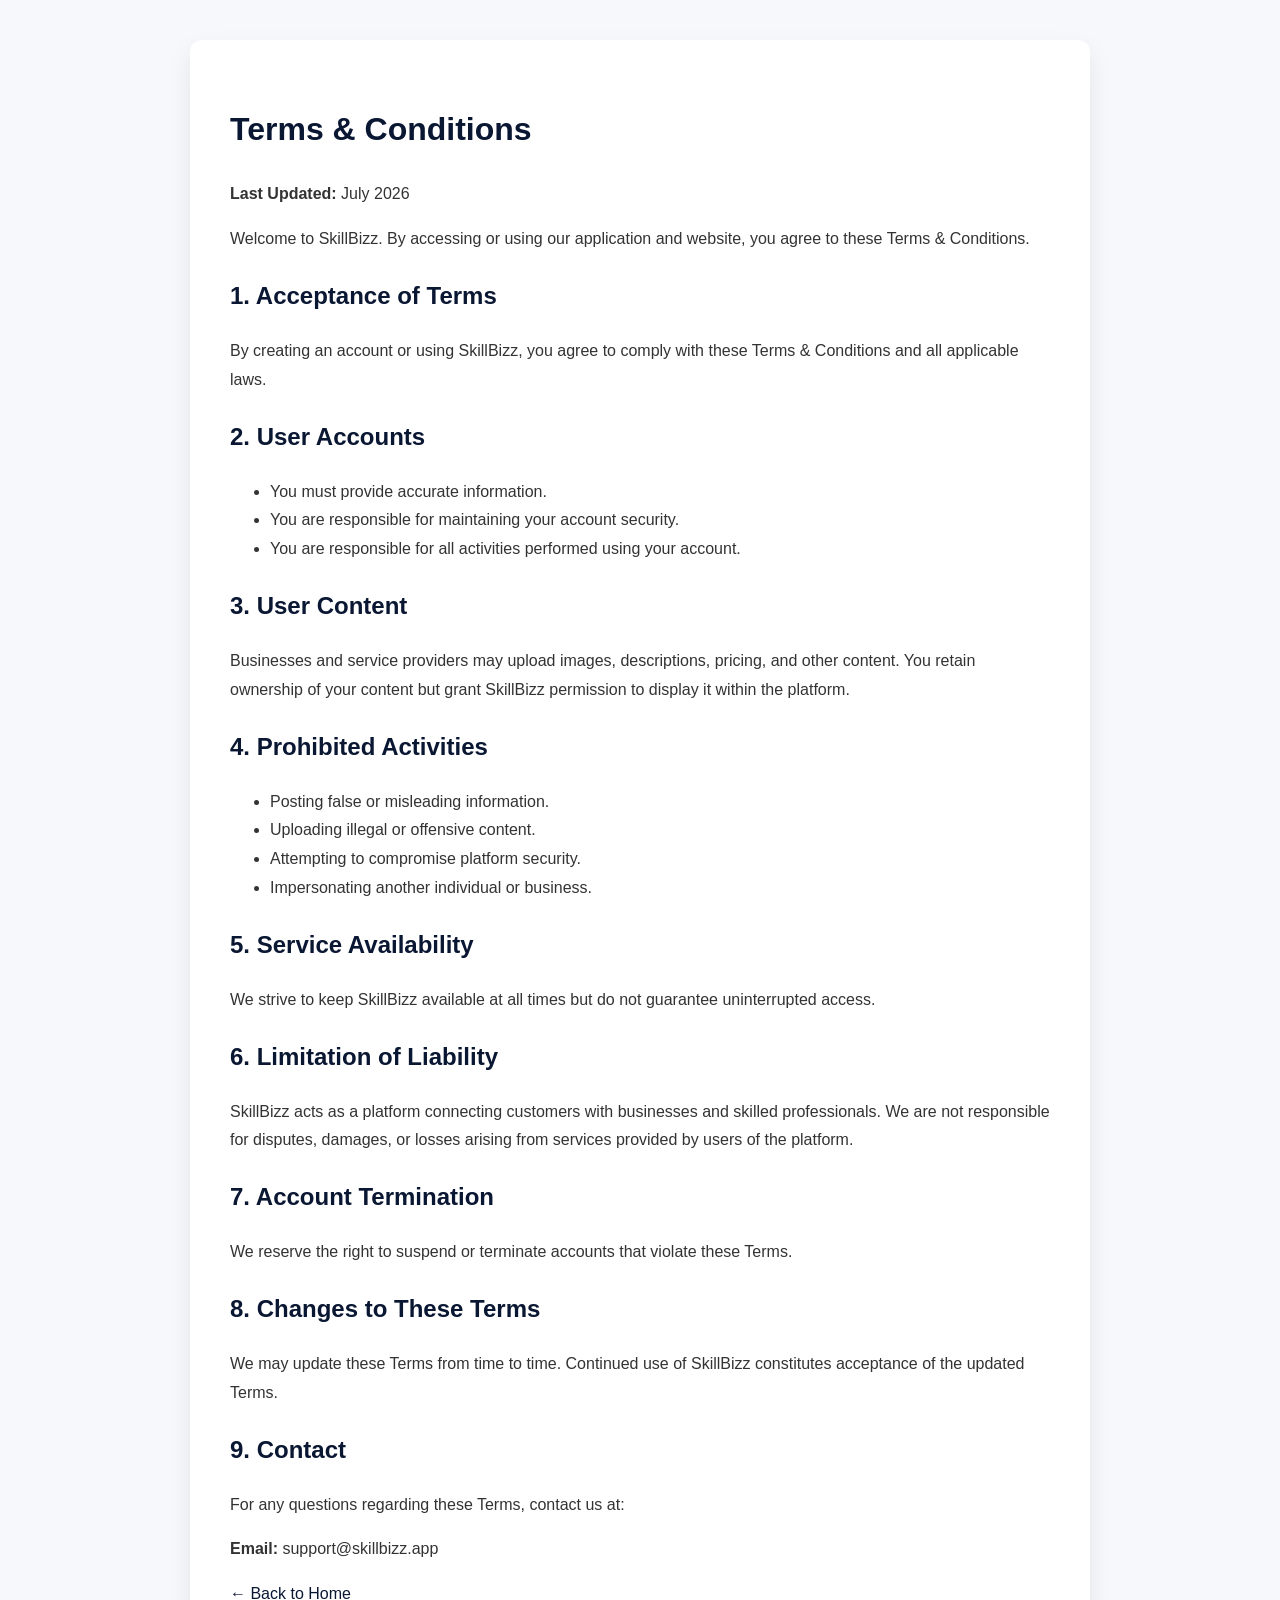
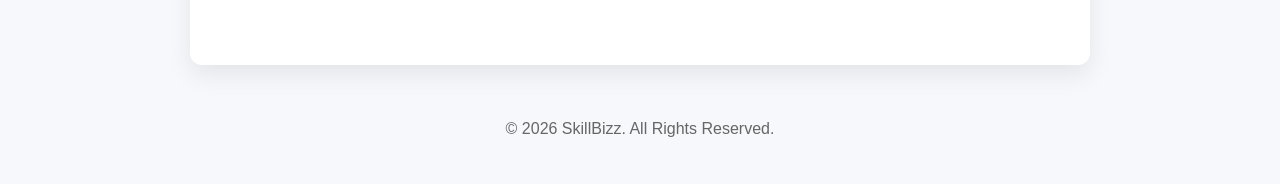
<file: terms.html>
<!DOCTYPE html>
<html lang="en">

<head>
<meta charset="UTF-8">
<meta name="viewport" content="width=device-width, initial-scale=1.0">

<title>Terms & Conditions - SkillBizz</title>

<style>

body{
    font-family:Arial,Helvetica,sans-serif;
    max-width:900px;
    margin:auto;
    padding:40px 20px;
    line-height:1.8;
    color:#333;
    background:#f6f8fb;
}

.container{
    background:white;
    padding:40px;
    border-radius:12px;
    box-shadow:0 10px 25px rgba(0,0,0,.08);
}

h1,h2{
    color:#0A1733;
}

a{
    color:#0A1733;
    text-decoration:none;
}

footer{
    margin-top:50px;
    text-align:center;
    color:#666;
}

</style>

</head>

<body>

<div class="container">

<h1>Terms & Conditions</h1>

<p><strong>Last Updated:</strong> July 2026</p>

<p>
Welcome to SkillBizz. By accessing or using our application and website, you agree to these Terms & Conditions.
</p>

<h2>1. Acceptance of Terms</h2>

<p>
By creating an account or using SkillBizz, you agree to comply with these Terms & Conditions and all applicable laws.
</p>

<h2>2. User Accounts</h2>

<ul>
<li>You must provide accurate information.</li>
<li>You are responsible for maintaining your account security.</li>
<li>You are responsible for all activities performed using your account.</li>
</ul>

<h2>3. User Content</h2>

<p>
Businesses and service providers may upload images, descriptions, pricing, and other content. You retain ownership of your content but grant SkillBizz permission to display it within the platform.
</p>

<h2>4. Prohibited Activities</h2>

<ul>
<li>Posting false or misleading information.</li>
<li>Uploading illegal or offensive content.</li>
<li>Attempting to compromise platform security.</li>
<li>Impersonating another individual or business.</li>
</ul>

<h2>5. Service Availability</h2>

<p>
We strive to keep SkillBizz available at all times but do not guarantee uninterrupted access.
</p>

<h2>6. Limitation of Liability</h2>

<p>
SkillBizz acts as a platform connecting customers with businesses and skilled professionals. We are not responsible for disputes, damages, or losses arising from services provided by users of the platform.
</p>

<h2>7. Account Termination</h2>

<p>
We reserve the right to suspend or terminate accounts that violate these Terms.
</p>

<h2>8. Changes to These Terms</h2>

<p>
We may update these Terms from time to time. Continued use of SkillBizz constitutes acceptance of the updated Terms.
</p>

<h2>9. Contact</h2>

<p>
For any questions regarding these Terms, contact us at:
</p>

<p>
<strong>Email:</strong> support@skillbizz.app
</p>

<p>
<a href="index.html">← Back to Home</a>
</p>

</div>

<footer>

© 2026 SkillBizz. All Rights Reserved.

</footer>

</body>

</html>
</file>
<file: css/style.css>
/* ===========================
   Google Font
=========================== */

@import url('https://fonts.googleapis.com/css2?family=Poppins:wght@300;400;500;600;700;800&display=swap');

*{
    margin:0;
    padding:0;
    box-sizing:border-box;
    scroll-behavior:smooth;
}

body{
    font-family:'Poppins', sans-serif;
    background:
        radial-gradient(circle at top left, #eef4ff 0%, transparent 45%),
        radial-gradient(circle at bottom right, #f7f4ff 0%, transparent 40%),
        #f8fbff;
    color:#222;
    overflow-x:hidden;
}

img{
    width:100%;
    display:block;
}

a{
    text-decoration:none;
    color:inherit;
}

section{
    padding:80px 8%;
}

h1,h2,h3,h4{
    color:#0A1733;
}

h2{
    font-size:42px;
    margin-bottom:20px;
    text-align:center;
}

p{
    line-height:1.8;
}

#features{

padding-bottom:35px;

}

/* ===========================
        NAVBAR
=========================== */

nav{

    position:fixed;
    top:0;
    left:0;
    right:0;

    display:flex;
    justify-content:space-between;
    align-items:center;

    padding:18px 8%;

    background:rgba(10,23,51,.92);

    backdrop-filter:blur(15px);

    z-index:9999;

}

.logo{

    display:flex;
    align-items:center;
    gap:12px;

    color:white;
    font-weight:700;
    font-size:24px;

}

.logo img{

    width:52px;
    height:52px;

}

nav ul{

    display:flex;
    list-style:none;
    gap:35px;

}

nav ul li a{

    color:white;
    transition:.3s;

}

nav ul li a:hover{

    color:#F4B740;

}

.download-btn{

    background:#4F73FF;

    color:white;

    padding:12px 22px;

    border-radius:10px;

    transition:.3s;

}

.download-btn:hover{

    background:#3558d6;

}

/* ===========================
        HERO
=========================== */

.hero{

    min-height:90vh;

    display:grid;

    grid-template-columns:1fr 1fr;

    align-items:center;

    gap:70px;

    padding-top:140px;

}

.hero h1{

font-size:52px;
max-width:650px;

    line-height:1.1;

    margin-bottom:25px;

}

.hero p{

    font-size:19px;

    color:#555;

    margin-bottom:40px;

}

.hero-buttons{

    display:flex;

    gap:20px;

}

.primary{

display:inline-flex;
align-items:center;
justify-content:center;

padding:16px 34px;

background:linear-gradient(135deg,#4F73FF,#2F57FF);

color:white;

font-weight:600;

border-radius:14px;

transition:.35s;

box-shadow:0 12px 30px rgba(79,115,255,.35);

}

.primary:hover{

transform:translateY(-4px) scale(1.03);

}

.secondary{

    border:2px solid #4F73FF;

    color:#4F73FF;

    padding:16px 34px;

    border-radius:12px;

    font-weight:600;

}


.hero-image img{

    max-width:340px;

    border-radius:35px;

    box-shadow:0 30px 60px rgba(0,0,0,.2);

    transition:.5s;

}

.hero-image img:hover{

    transform:translateY(-10px);

}

/* ===========================
FEATURES
=========================== */

.feature-grid{

    margin-top:60px;

    display:grid;

    grid-template-columns:repeat(auto-fit,minmax(260px,1fr));

    gap:30px;

}

.feature-card{

background:white;
padding:40px 30px;
border-radius:24px;
box-shadow:0 12px 35px rgba(0,0,0,.08);
text-align:center;
transition:.35s;

}

.feature-card:hover{

    transform:translateY(-8px);

}

.feature-icon img{

width:60px;
margin:auto;
margin-bottom:20px;

}

.feature-card h3{

    margin-bottom:12px;

}

.stats-section{

padding:50px 8%;

}

.stats{

margin-top:45px;

display:grid;

grid-template-columns:repeat(auto-fit,minmax(220px,1fr));

gap:25px;

}

.stat{

background:white;
padding:30px;
border-radius:18px;
text-align:center;

}

.stat h2{

font-size:52px;

color:#4F73FF;

}

@media(max-width:900px){

.stats{

grid-template-columns:repeat(2,1fr);

}

}

/* ===========================
SCREENSHOTS
=========================== */

.screens-grid{

    margin-top:70px;

    display:grid;

    grid-template-columns:repeat(auto-fit,minmax(260px,1fr));

    gap:35px;

}

.screen{

    background:white;

    border-radius:22px;

    overflow:hidden;

    box-shadow:0 15px 35px rgba(0,0,0,.08);

    transition:.4s;

}

.screen:hover{

    transform:translateY(-8px);

}

.screen img{

    height:620px;

    object-fit:cover;

}

.screen h3{

    text-align:center;

    padding:20px;

}

/* ===========================
DOWNLOAD
=========================== */

/* ===========================
DOWNLOAD
=========================== */

#download{

margin:80px 8%;

background:linear-gradient(135deg,#0A1733,#12306d);

border-radius:30px;

padding:70px 60px;

color:white;

overflow:hidden;

}

.download-content{

display:grid;

grid-template-columns:1.2fr .8fr;

align-items:center;

gap:50px;

}

.download-text h2{

color:white;

font-size:42px;

margin-bottom:20px;

text-align:left;

}

.download-text p{

color:#d6dfff;

font-size:18px;

margin-bottom:35px;

max-width:500px;

}

.download-image{

display:flex;

justify-content:center;

}

.download-image img{

width:280px;

border-radius:28px;

box-shadow:0 25px 60px rgba(0,0,0,.35);

}

#download p{

    color:#ddd;

    margin-bottom:35px;

}

/* ===========================
FOOTER
=========================== */

footer{

background:#081224;

padding:60px 8% 30px;

color:white;

}

.footer-grid{

display:grid;

grid-template-columns:2fr 1fr 1fr;

gap:60px;

align-items:start;

}

.footer-grid img{

width:70px;

margin-bottom:15px;

}

.footer-grid h3{

color:white;

margin-bottom:15px;

}

.footer-grid h4{

color:white;

margin-bottom:20px;

}

.footer-grid p{

color:#c8d2e5;

line-height:1.8;

}

.footer-grid a{

display:block;

margin-bottom:12px;

color:#c8d2e5;

transition:.3s;

}

.footer-grid a:hover{

color:white;

}

footer hr{

margin:40px 0 25px;

border:none;

height:1px;

background:rgba(255,255,255,.15);

}

.copyright{

text-align:center;

color:#9eb0d1;

font-size:15px;

}



/* ===========================
RESPONSIVE
=========================== */

@media (max-width:1100px){

.hero{

grid-template-columns:1fr;
text-align:center;
gap:50px;

}

.hero-buttons{

justify-content:center;
flex-wrap:wrap;

}

.hero-image{

order:-1;

}

.hero h1{

font-size:44px;

}

.showcase{

grid-template-columns:1fr;

}

nav{

padding:18px 5%;

}

}

@media (max-width:768px){

section{

padding:65px 6%;

}

h2{

font-size:34px;

}

.hero h1{

font-size:38px;

}

.hero p{

font-size:17px;

}

.phone-card img{

width:180px;

}

.stat{

padding:25px;

}

}

@media (max-width:480px){

.hero h1{

font-size:30px;

}

.hero-buttons{

flex-direction:column;

}

.primary,

.secondary{

width:100%;

}

.phone-card{

padding:18px;

}

.phone-card img{

width:160px;

}

}

/* ===========================
SCREEN GALLERY
=========================== */

.screens{

background:#f8fbff;

}

.section-subtitle{

max-width:650px;
margin:15px auto 60px;
text-align:center;
font-size:18px;
color:#666;

}

.screen-gallery{

display:grid;

grid-template-columns:repeat(4,1fr);

gap:30px;

max-width:1200px;

margin:auto;

}

.phone-card{

background:white;

padding:20px;

border-radius:22px;

box-shadow:0 12px 28px rgba(0,0,0,.08);

transition:.35s;

display:flex;

flex-direction:column;

justify-content:space-between;

}

.phone-card:hover{

transform:translateY(-10px);

}

.phone-card img{

width:100%;

max-width:220px;

margin:auto;

border-radius:28px;

}

.phone-card h4{

margin-top:18px;
font-size:20px;

}

@media (max-width:1200px){

.screen-gallery{

grid-template-columns:repeat(3,1fr);

}

}

@media (max-width:850px){

.screen-gallery{

grid-template-columns:repeat(2,1fr);

}

}

@media (max-width:550px){

.screen-gallery{

grid-template-columns:1fr;

}

}

/* ===========================
Animations
=========================== */

.hidden{

opacity:0;

transform:translateY(70px);

transition:.8s;

}

.show{

opacity:1;

transform:translateY(0);

}

/* ===========================
Navbar
=========================== */

.nav-scrolled{

background:#07162f !important;

box-shadow:0 8px 25px rgba(0,0,0,.18);

}

/* ===========================
Hamburger
=========================== */

.hamburger{

display:none;

font-size:32px;

color:white;

cursor:pointer;

}

@media(max-width:950px){

.hamburger{

display:block;

}

nav ul{

position:absolute;

top:90px;

left:0;

right:0;

background:#0A1733;

flex-direction:column;

padding:30px;

display:none;

}

nav ul.show{

display:flex;

}

}

/* ===========================
Back To Top
=========================== */

.top-btn{

position:fixed;

bottom:30px;

right:30px;

width:55px;

height:55px;

border:none;

border-radius:50%;

background:#4F73FF;

color:white;

font-size:24px;

cursor:pointer;

opacity:0;

pointer-events:none;

transition:.3s;

box-shadow:0 10px 30px rgba(79,115,255,.35);

}

.top-btn.visible{

opacity:1;

pointer-events:auto;

}

.top-btn:hover{

transform:translateY(-4px);

}

/* ===========================
Lightbox
=========================== */

.lightbox{

position:fixed;

inset:0;

background:rgba(0,0,0,.92);

display:flex;

justify-content:center;

align-items:center;

opacity:0;

pointer-events:none;

transition:.35s;

z-index:99999;

}

.lightbox.active{

opacity:1;

pointer-events:auto;

}

.lightbox img{

max-height:90vh;

max-width:90vw;

border-radius:18px;

box-shadow:0 20px 60px rgba(0,0,0,.5);

cursor:pointer;

}

.hero-image{
    position:relative;
    display:flex;
    justify-content:center;
    align-items:center;
}

.phone-shadow{

    position:absolute;

    width:280px;
    height:550px;

    background:#4F73FF;

    border-radius:45px;

    filter:blur(90px);

    opacity:.22;

}

.floating-phone{

    width:340px;

    position:relative;

    animation:floatPhone 5s ease-in-out infinite;

    z-index:5;

}

@keyframes floatPhone{

0%{
transform:translateY(0px);
}

50%{
transform:translateY(-20px);
}

100%{
transform:translateY(0px);
}

}

/* ===========================
Responsive Footer & Download
=========================== */

@media (max-width:992px){

.download-content{

grid-template-columns:1fr;

text-align:center;

}

.download-text h2{

text-align:center;

font-size:36px;

}

.download-text p{

margin:auto auto 30px;

}

.download-image{

margin-top:20px;

}

.download-image img{

width:240px;

}

.footer-grid{

grid-template-columns:1fr 1fr;

gap:40px;

}

}

@media (max-width:768px){

#download{

padding:50px 30px;

margin:60px 5%;

}

.download-text h2{

font-size:30px;

}

.download-text p{

font-size:16px;

}

.footer-grid{

grid-template-columns:1fr;

text-align:center;

}

.footer-grid img{

margin:0 auto 15px;

}

}

@media (max-width:480px){

#download{

padding:40px 20px;

}

.download-text h2{

font-size:26px;

}

.download-image img{

width:180px;

}

footer{

padding:50px 6% 25px;

}

}
</file>
